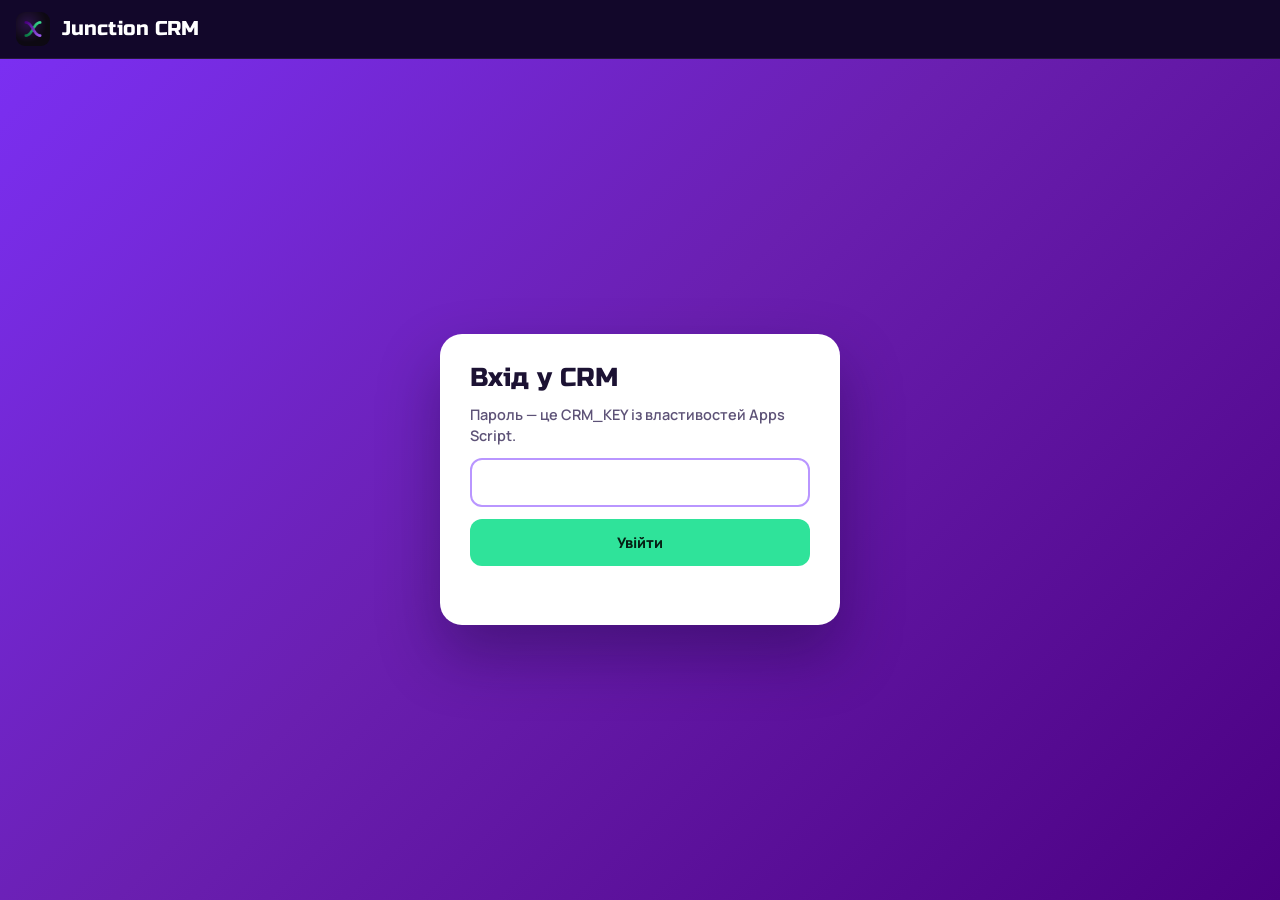
<file: crm.html>
<!doctype html>
<html lang="uk">
<head>
<meta charset="utf-8">
<meta name="viewport" content="width=device-width, initial-scale=1, viewport-fit=cover">
<meta name="robots" content="noindex, nofollow">
<title>Junction CRM</title>
<link rel="icon" href="img/logo.png">
<link href="https://fonts.googleapis.com/css2?family=Russo+One&family=Manrope:wght@500;600;700;800&display=swap" rel="stylesheet">
<style>
/* Layout: dark brand bar on top, stats strip, then a bright violet board with light columns (Trello-like).
   Each status owns one colour; cards stay white and quiet, the colour lives in the strip and the badge. */
:root {
  --night: #12072a; --night-2: #1d0e3f; --violet: #6a1fb0; --indigo: #4b0082; --lilac: #b996ff;
  --green: #2fe39a; --paper: #ffffff; --col: #f3eefc; --ink: #1c1233; --ink-2: #5d5277; --line: #e4dcf3;
  --s-new: #16c784; --s-contact: #3d8bff; --s-audit: #ff9f1c; --s-offer: #9b5cff; --s-won: #0fb37a; --s-lost: #ff5c7a;
  --font-display: "Russo One", "Arial Black", system-ui, sans-serif;
  --font-body: "Manrope", "Segoe UI", system-ui, sans-serif;
  color-scheme: light;
}
* { box-sizing: border-box; }
[hidden] { display: none !important; }
.visually { position: absolute; width: 1px; height: 1px; overflow: hidden; clip: rect(0 0 0 0); }
html, body { height: 100%; }
body { margin: 0; background: var(--night); color: var(--ink); font: 600 14.5px/1.45 var(--font-body); display: flex; flex-direction: column; }
:focus-visible { outline: 3px solid var(--green); outline-offset: 2px; }
button { font: inherit; cursor: pointer; }
.px { padding-left: max(16px, env(safe-area-inset-left, 0px)); padding-right: max(16px, env(safe-area-inset-right, 0px)); }

/* top bar */
.bar { color: #fff; display: flex; align-items: center; gap: 12px; flex-wrap: wrap; padding-block: 12px; border-bottom: 1px solid rgba(255,255,255,.08); }
.bar img { width: 34px; height: 34px; border-radius: 9px; }
.bar h1 { margin: 0; font: 400 20px/1 var(--font-display); }
.bar .upd { color: #b9aed6; font-size: 12.5px; font-weight: 600; }
.bar .grow { flex: 1; }
.seg { display: inline-flex; background: rgba(255,255,255,.08); border-radius: 12px; padding: 4px; }
.seg button { border: 0; background: transparent; color: #d9cff2; padding: 8px 14px; border-radius: 9px; font-weight: 800; font-size: 13.5px; }
.seg button[aria-pressed="true"] { background: #fff; color: var(--indigo); }
.search { width: 240px; max-width: 100%; border: 0; border-radius: 12px; padding: 10px 14px; font: 600 14px var(--font-body); background: rgba(255,255,255,.1); color: #fff; }
.search::placeholder { color: #b9aed6; }
.ghost { border: 0; border-radius: 12px; padding: 10px 14px; background: rgba(255,255,255,.1); color: #fff; font-weight: 800; font-size: 13.5px; }
.ghost:hover { background: rgba(255,255,255,.18); }
@media (max-width: 700px) { .search { order: 9; width: 100%; } }

/* stats */
.stats { display: grid; grid-template-columns: repeat(5, minmax(0, 1fr)); gap: 12px; padding-block: 14px; }
.stat { background: var(--night-2); border-radius: 16px; padding: 14px 16px; color: #fff; display: grid; gap: 2px; }
.stat span { color: #b9aed6; font-size: 12.5px; font-weight: 700; }
.stat b { font: 400 28px/1.1 var(--font-display); font-variant-numeric: tabular-nums; }
.stat.hl b { color: var(--green); }
@media (max-width: 760px) { .stats { grid-template-columns: repeat(2, minmax(0, 1fr)); } .stat:last-child { grid-column: 1 / -1; } }

/* board area */
.stage { flex: 1; min-height: 0; background: linear-gradient(135deg, #7b2ff2 0%, var(--violet) 45%, var(--indigo) 100%); border-radius: 22px 22px 0 0; padding-top: 16px; padding-bottom: 24px; overflow: auto; }
.board { display: flex; gap: 14px; align-items: flex-start; min-height: 100%; }
.col { flex: 1 0 200px; min-width: 0; background: var(--col); border-radius: 16px; display: flex; flex-direction: column; max-height: calc(100vh - 230px); min-height: 120px; transition: box-shadow .15s ease, transform .15s ease; }
@media (max-width: 760px) { .stage { scroll-snap-type: x mandatory; } .col { flex: 0 0 84%; scroll-snap-align: start; } }
.col.over { box-shadow: 0 0 0 3px var(--green), 0 12px 30px rgba(0,0,0,.25); transform: translateY(-2px); }
.col-head { display: flex; align-items: center; gap: 8px; padding: 14px 14px 10px; font-weight: 800; }
.col-head .dot { width: 10px; height: 10px; border-radius: 50%; background: var(--c); box-shadow: 0 0 0 4px color-mix(in srgb, var(--c) 22%, transparent); }
.col-head .n { margin-left: auto; background: #fff; color: var(--ink-2); font-size: 12px; padding: 2px 9px; border-radius: 999px; font-variant-numeric: tabular-nums; }
.col-body { padding: 0 10px 12px; overflow-y: auto; display: grid; gap: 9px; align-content: start; }
.col-empty { border: 2px dashed var(--line); border-radius: 12px; padding: 16px; text-align: center; color: #9c92b3; font-size: 13px; font-weight: 700; }

.card { position: relative; background: var(--paper); border-radius: 12px; padding: 12px 12px 11px 15px; box-shadow: 0 1px 2px rgba(28,18,51,.08), 0 2px 8px rgba(28,18,51,.06);
  cursor: grab; display: grid; gap: 6px; text-align: left; border: 0; width: 100%; color: var(--ink); overflow: hidden; transition: transform .12s ease, box-shadow .12s ease; }
.card::before { content: ""; position: absolute; left: 0; top: 0; bottom: 0; width: 4px; background: var(--c); }
.card:hover { transform: translateY(-1px); box-shadow: 0 6px 18px rgba(28,18,51,.14); }
.card.dragging { opacity: .45; }
.card .t { display: flex; justify-content: space-between; gap: 8px; align-items: baseline; }
.card .name { font-weight: 800; font-size: 15px; overflow-wrap: anywhere; }
.card .ago { font-size: 12px; color: #9c92b3; white-space: nowrap; }
.card .biz { color: var(--ink-2); font-size: 13.5px; overflow-wrap: anywhere; }
.tags { display: flex; flex-wrap: wrap; gap: 6px; }
.tag { font-size: 11.5px; font-weight: 800; padding: 3px 8px; border-radius: 999px; background: #f1ecfb; color: var(--indigo); max-width: 100%; overflow: hidden; text-overflow: ellipsis; white-space: nowrap; }
.tag.src { background: #e6fbf2; color: #0d7d55; }
.card { cursor: grab; }
.x-del { position: absolute; top: 8px; right: 8px; width: 26px; height: 26px; border: 0; border-radius: 8px; background: #f6f2fd; color: #9c92b3; font-size: 12px; font-weight: 800; opacity: 0; transition: opacity .12s ease, background .12s ease, color .12s ease; }
.card:hover .x-del, .card:focus-within .x-del { opacity: 1; }
.x-del:hover { background: #ffe3ea; color: #d1284d; }
@media (hover: none) { .x-del { opacity: 1; } }
.card:hover .ago, .card:focus-within .ago { visibility: hidden; }
.card.confirm { cursor: default; background: #fff5f7; }
.confirm-row { display: flex; gap: 8px; flex-wrap: wrap; margin-top: 4px; }
.btn-del { border: 0; background: #e8335a; color: #fff; font-weight: 800; padding: 8px 12px; border-radius: 10px; }
.btn-no { border: 0; background: #f1ecfb; color: var(--ink); font-weight: 800; padding: 8px 12px; border-radius: 10px; }
.btn-del-outline { border: 2px solid #ffd0db; background: #fff; color: #d1284d; font-weight: 800; padding: 9px 14px; border-radius: 12px; }
.danger { border-top: 1px solid var(--line); padding-top: 16px; }
.danger p { margin: 0 0 8px; color: var(--ink-2); font-size: 14px; }
.card .note { font-size: 12.5px; color: var(--ink-2); display: flex; gap: 6px; }
.card .note::before { content: "💬"; }

/* table */
.tablewrap { background: #fff; border-radius: 16px; overflow-x: auto; }
table { width: 100%; border-collapse: collapse; min-width: 860px; }
th, td { text-align: left; padding: 12px 14px; border-bottom: 1px solid var(--line); vertical-align: top; }
th { font-size: 12px; text-transform: uppercase; letter-spacing: .06em; color: var(--ink-2); background: #faf8ff; position: sticky; top: 0; }
th button { border: 0; background: none; font: inherit; color: inherit; text-transform: inherit; letter-spacing: inherit; padding: 0; }
th button::after { content: " ↕"; opacity: .4; }
th button[data-dir="asc"]::after { content: " ↑"; opacity: 1; }
th button[data-dir="desc"]::after { content: " ↓"; opacity: 1; }
tbody tr { cursor: pointer; }
tbody tr:hover { background: #faf7ff; }
td .muted { color: var(--ink-2); font-size: 13px; }
.badge { display: inline-flex; align-items: center; gap: 6px; font-size: 12.5px; font-weight: 800; padding: 5px 10px; border-radius: 999px; color: var(--c); background: color-mix(in srgb, var(--c) 14%, #fff); white-space: nowrap; }
.badge::before { content: ""; width: 7px; height: 7px; border-radius: 50%; background: var(--c); }

/* drawer */
.scrim { position: fixed; inset: 0; background: rgba(18,7,42,.45); z-index: 40; }
.drawer { position: fixed; top: 0; right: 0; bottom: 0; width: min(440px, 100%); background: #fff; z-index: 41; display: flex; flex-direction: column;
  box-shadow: -20px 0 50px rgba(18,7,42,.3); padding-top: env(safe-area-inset-top, 0px); padding-bottom: env(safe-area-inset-bottom, 0px); padding-right: env(safe-area-inset-right, 0px); }
.d-head { padding: 22px 22px 16px; border-bottom: 1px solid var(--line); display: grid; gap: 6px; position: relative; }
.d-head::before { content: ""; position: absolute; left: 0; right: 0; top: 0; height: 5px; background: var(--c); }
.d-head h2 { margin: 0; font: 400 24px/1.15 var(--font-display); padding-right: 40px; overflow-wrap: anywhere; }
.d-head .biz { color: var(--ink-2); font-weight: 700; }
.x { position: absolute; top: 18px; right: 16px; border: 0; background: #f1ecfb; width: 36px; height: 36px; border-radius: 10px; font-size: 18px; color: var(--ink); }
.d-body { padding: 18px 22px 24px; overflow-y: auto; display: grid; gap: 18px; align-content: start; }
.d-sec h3 { margin: 0 0 8px; font-size: 12px; text-transform: uppercase; letter-spacing: .07em; color: var(--ink-2); }
.pills { display: flex; flex-wrap: wrap; gap: 8px; }
.pill { border: 2px solid color-mix(in srgb, var(--c) 35%, #fff); background: #fff; color: var(--ink); padding: 7px 12px; border-radius: 999px; font-weight: 800; font-size: 13px; }
.pill[aria-pressed="true"] { background: var(--c); border-color: var(--c); color: #fff; }
dl.info { margin: 0; display: grid; grid-template-columns: 120px 1fr; gap: 9px 12px; font-size: 14px; }
dl.info dt { color: var(--ink-2); font-weight: 700; }
dl.info dd { margin: 0; overflow-wrap: anywhere; }
dl.info a { color: var(--violet); font-weight: 800; }
.copy { border: 0; background: #f1ecfb; color: var(--indigo); font-size: 12px; font-weight: 800; border-radius: 8px; padding: 3px 8px; margin-left: 6px; }
.pain { background: #faf7ff; border-radius: 12px; padding: 12px; font-size: 14px; overflow-wrap: anywhere; }
textarea { width: 100%; min-height: 110px; resize: vertical; font: 600 14px/1.5 var(--font-body); color: var(--ink); border: 2px solid var(--line); border-radius: 12px; padding: 12px; }
textarea:focus { outline: none; border-color: var(--lilac); }
.save { border: 0; background: var(--green); color: #062014; font-weight: 800; padding: 11px 16px; border-radius: 12px; }
.status-msg { font-size: 13px; font-weight: 700; color: #0d7d55; min-height: 1.3em; }
.status-msg.err { color: #d1284d; }

/* login */
.login-wrap { flex: 1; display: grid; place-items: center; padding-block: 40px; background: linear-gradient(135deg, #7b2ff2 0%, var(--violet) 45%, var(--indigo) 100%); }
.login { width: min(400px, 100%); background: #fff; border-radius: 22px; padding: 30px; display: grid; gap: 12px; box-shadow: 0 30px 60px rgba(18,7,42,.35); }
.login h2 { margin: 0; font: 400 26px/1.1 var(--font-display); }
.login p { margin: 0; color: var(--ink-2); font-weight: 600; }
.login input { width: 100%; border: 2px solid var(--line); border-radius: 12px; padding: 12px 14px; font: 600 15px var(--font-body); }
.login input:focus { outline: none; border-color: var(--lilac); }
.login .save { width: 100%; padding: 13px; }
.toast { position: fixed; left: 50%; bottom: max(20px, env(safe-area-inset-bottom, 0px)); transform: translateX(-50%); background: var(--night); color: #fff; padding: 11px 16px; border-radius: 12px; font-weight: 700; z-index: 60; box-shadow: 0 10px 30px rgba(0,0,0,.3); }
@media (prefers-reduced-motion: reduce) { .card, .col { transition: none; } }
</style>
</head>
<body>
<header class="bar px">
  <img src="img/logo.png" alt="">
  <h1>Junction CRM</h1>
  <span class="upd" id="updated"></span>
  <span class="grow"></span>
  <div class="seg" id="views" role="group" aria-label="Вигляд" hidden>
    <button type="button" data-view="board" aria-pressed="true">Канбан</button>
    <button type="button" data-view="table" aria-pressed="false">Таблиця</button>
  </div>
  <input class="search" id="search" type="search" placeholder="Пошук: ім'я, бізнес, контакт" hidden>
  <button class="ghost" id="refresh" type="button" hidden>Оновити</button>
  <button class="ghost" id="logout" type="button" hidden>Вийти</button>
</header>

<div class="login-wrap px" id="loginWrap">
  <form class="login" id="login">
    <h2>Вхід у CRM</h2>
    <p>Пароль — це CRM_KEY із властивостей Apps Script.</p>
    <label for="pass" class="visually">Пароль</label>
    <input id="pass" type="password" autocomplete="current-password" required>
    <button class="save" type="submit">Увійти</button>
    <p class="status-msg err" id="loginErr" role="alert"></p>
  </form>
</div>

<section class="stats px" id="stats" hidden></section>
<main class="stage px" id="stage" hidden>
  <div class="board" id="board"></div>
  <div class="tablewrap" id="tableWrap" hidden></div>
</main>

<div class="scrim" id="scrim" hidden></div>
<aside class="drawer" id="drawer" hidden aria-modal="true" role="dialog" aria-labelledby="dName"></aside>
<div class="toast" id="toast" hidden role="status"></div>

<script src="config.js"></script>
<script>
(function () {
  var API = window.JUNCTION_ENDPOINT || "";
  var KEY = ""; try { KEY = sessionStorage.getItem("jcrm") || ""; } catch (e) {}
  var STATUSES = ["Нова", "Зв'язались", "Розбір", "Пропозиція", "Клієнт", "Відмова"];
  var COLORS = { "Нова": "var(--s-new)", "Зв'язались": "var(--s-contact)", "Розбір": "var(--s-audit)", "Пропозиція": "var(--s-offer)", "Клієнт": "var(--s-won)", "Відмова": "var(--s-lost)" };
  var IN_WORK = ["Зв'язались", "Розбір", "Пропозиція"];
  var confirmId = null, leads = [], query = "", view = "board", sort = { key: "date", dir: "desc" }, openId = null;
  try { view = localStorage.getItem("jcrm-view") || "board"; } catch (e) {}
  var $ = function (id) { return document.getElementById(id); };
  var col = function (s) { return COLORS[s] || "var(--lilac)"; };

  function call(params) {
    var q = new URLSearchParams(params); q.set("key", KEY);
    return fetch(API + "?" + q.toString()).then(function (r) { return r.json(); });
  }
  function esc(s) { return String(s == null ? "" : s).replace(/[&<>"]/g, function (c) { return { "&": "&amp;", "<": "&lt;", ">": "&gt;", '"': "&quot;" }[c]; }); }
  function ago(iso) {
    var d = new Date(iso); if (isNaN(d)) return "";
    var m = Math.round((Date.now() - d) / 60000);
    if (m < 1) return "щойно"; if (m < 60) return m + " хв"; var h = Math.round(m / 60); if (h < 24) return h + " год";
    var days = Math.round(h / 24); return days < 30 ? days + " дн" : d.toLocaleDateString("uk-UA");
  }
  function fullDate(iso) { var d = new Date(iso); return isNaN(d) ? esc(iso) : d.toLocaleString("uk-UA", { day: "2-digit", month: "2-digit", year: "numeric", hour: "2-digit", minute: "2-digit" }); }
  function source(u) {
    u = String(u || "direct"); if (u === "direct") return "напряму";
    var m = /utm_source=([^&]+)/.exec(u); return m ? decodeURIComponent(m[1]) : u;
  }
  function contactHtml(c) {
    c = String(c || "").trim(); if (!c) return "—";
    if (/^@[\w.]{3,}$/.test(c)) return '<a href="https://t.me/' + esc(c.slice(1)) + '" target="_blank" rel="noopener">' + esc(c) + "</a>";
    return esc(c);
  }
  function linkHtml(l) {
    l = String(l || "").trim(); if (!l) return "—";
    if (/^@[\w.]{2,}$/.test(l)) return '<a href="https://www.instagram.com/' + esc(l.slice(1)) + '/" target="_blank" rel="noopener">' + esc(l) + "</a>";
    if (/^https?:\/\//.test(l)) return '<a href="' + esc(l) + '" target="_blank" rel="noopener">' + esc(l.replace(/^https?:\/\//, "")) + "</a>";
    return esc(l);
  }
  function toast(t) { var el = $("toast"); el.textContent = t; el.hidden = false; clearTimeout(toast.h); toast.h = setTimeout(function () { el.hidden = true; }, 2200); }

  /* ---------- data ---------- */
  function load() {
    if (!API) { showLogin("Не вказано адресу Apps Script у config.js."); return; }
    $("refresh").disabled = true;
    call({ action: "list" }).then(function (r) {
      if (!r.ok) { showLogin(r.error === "auth" ? "Неправильний пароль." : "Помилка: " + r.error); return; }
      leads = r.leads || []; if (r.statuses) STATUSES = r.statuses;
      showApp(); render();
      $("updated").textContent = "оновлено о " + new Date().toLocaleTimeString("uk-UA", { hour: "2-digit", minute: "2-digit" });
    }).catch(function () { showLogin("Не вдалося з'єднатися з Apps Script. Перевір адресу в config.js."); })
      .finally(function () { $("refresh").disabled = false; });
  }
  function update(id, params) {
    var l = leads.find(function (x) { return x.id === id; }); if (!l) return Promise.resolve(false);
    var prev = { status: l.status, comment: l.comment };
    if (params.status) l.status = params.status;
    if (params.comment !== undefined) l.comment = params.comment;
    render(); if (openId === id) openDrawer(id);
    params.action = "update"; params.id = id;
    return call(params).then(function (r) { if (!r.ok) throw 0; return true; }).catch(function () {
      l.status = prev.status; l.comment = prev.comment; render(); if (openId === id) openDrawer(id);
      toast("Не вдалося зберегти. Спробуй ще раз."); return false;
    });
  }

  function removeLead(id) {
    var i = leads.findIndex(function (x) { return x.id === id; }); if (i < 0) return;
    var gone = leads.splice(i, 1)[0];
    confirmId = null; if (openId === id) closeDrawer(); render();
    call({ action: "delete", id: id }).then(function (r) {
      if (!r.ok) throw 0; toast("Заявку «" + gone.name + "» видалено");
    }).catch(function () { leads.splice(i, 0, gone); render(); toast("Не вдалося видалити. Онови Apps Script до нової версії."); });
  }

  /* ---------- views ---------- */
  function showLogin(msg) {
    $("loginWrap").hidden = false; ["stats", "stage", "views", "search", "refresh", "logout"].forEach(function (i) { $(i).hidden = true; });
    $("loginErr").textContent = msg || ""; $("pass").focus();
  }
  function showApp() { $("loginWrap").hidden = true; ["stats", "stage", "views", "search", "refresh", "logout"].forEach(function (i) { $(i).hidden = false; }); }
  function filtered() {
    var q = query.toLowerCase();
    return leads.filter(function (l) { return !q || [l.name, l.business, l.contact, l.link, l.service, l.utm, l.comment].join(" ").toLowerCase().indexOf(q) >= 0; });
  }
  function render() {
    var list = filtered();
    var n = function (f) { return list.filter(f).length; };
    var won = n(function (l) { return l.status === "Клієнт"; });
    $("stats").innerHTML =
      stat("Усього заявок", list.length) + stat("Нові", n(function (l) { return l.status === "Нова"; }), true) +
      stat("У роботі", n(function (l) { return IN_WORK.indexOf(l.status) >= 0; })) + stat("Клієнти", won, true) +
      stat("Конверсія в клієнта", (list.length ? Math.round(won / list.length * 100) : 0) + "%");
    document.querySelectorAll("#views button").forEach(function (b) { b.setAttribute("aria-pressed", String(b.dataset.view === view)); });
    $("board").hidden = view !== "board"; $("tableWrap").hidden = view !== "table";
    if (view === "board") renderBoard(list); else renderTable(list);
  }
  function stat(label, value, hl) { return '<div class="stat' + (hl ? " hl" : "") + '"><span>' + label + "</span><b>" + value + "</b></div>"; }

  function renderBoard(list) {
    $("board").innerHTML = STATUSES.map(function (s) {
      var items = list.filter(function (l) { return l.status === s; });
      return '<section class="col" data-status="' + esc(s) + '" style="--c:' + col(s) + '">' +
        '<div class="col-head"><span class="dot"></span>' + esc(s) + '<span class="n">' + items.length + "</span></div>" +
        '<div class="col-body">' + (items.length ? items.map(card).join("") : '<div class="col-empty">Перетягніть сюди</div>') + "</div></section>";
    }).join("");
  }
  function card(l) {
    if (confirmId === l.id) return '<article class="card confirm" data-id="' + esc(l.id) + '" style="--c:var(--s-lost)">' +
      '<span class="name">Видалити заявку «' + esc(l.name) + '»?</span><span class="biz">Її не можна буде повернути.</span>' +
      '<span class="confirm-row"><button type="button" class="btn-del" data-act="del-yes">Видалити</button><button type="button" class="btn-no" data-act="del-no">Скасувати</button></span></article>';
    return '<article class="card" tabindex="0" draggable="true" data-id="' + esc(l.id) + '" style="--c:' + col(l.status) + '">' +
      '<button type="button" class="x-del" data-act="del-ask" aria-label="Видалити заявку ' + esc(l.name) + '" title="Видалити">✕</button>' +
      '<span class="t"><span class="name">' + esc(l.name) + '</span><span class="ago">' + ago(l.date) + "</span></span>" +
      (l.business ? '<span class="biz">' + esc(l.business) + "</span>" : "") +
      '<span class="tags">' + (l.service ? '<span class="tag">' + esc(l.service) + "</span>" : "") + '<span class="tag src">' + esc(source(l.utm)) + "</span></span>" +
      (l.comment ? '<span class="note">' + esc(String(l.comment).slice(0, 70)) + (String(l.comment).length > 70 ? "…" : "") + "</span>" : "") +
      "</article>";
  }
  function renderTable(list) {
    var k = sort.key, dir = sort.dir === "asc" ? 1 : -1;
    var rows = list.slice().sort(function (a, b) {
      var x = k === "status" ? STATUSES.indexOf(a.status) : String(a[k] || "").toLowerCase();
      var y = k === "status" ? STATUSES.indexOf(b.status) : String(b[k] || "").toLowerCase();
      return x < y ? -dir : x > y ? dir : 0;
    });
    var th = function (key, label) { return '<th><button type="button" data-sort="' + key + '"' + (sort.key === key ? ' data-dir="' + sort.dir + '"' : "") + ">" + label + "</button></th>"; };
    $("tableWrap").innerHTML = "<table><thead><tr>" + th("date", "Дата") + th("name", "Ім'я") + th("business", "Бізнес") + "<th>Контакт</th>" +
      th("service", "Послуга") + "<th>Джерело</th>" + th("status", "Статус") + "</tr></thead><tbody>" +
      (rows.length ? rows.map(function (l) {
        return '<tr data-id="' + esc(l.id) + '"><td><span class="muted">' + fullDate(l.date) + "</span></td><td><b>" + esc(l.name) + "</b></td><td>" + esc(l.business || "—") +
          "</td><td>" + contactHtml(l.contact) + "</td><td>" + esc(l.service || "—") + '</td><td><span class="muted">' + esc(source(l.utm)) +
          '</span></td><td><span class="badge" style="--c:' + col(l.status) + '">' + esc(l.status) + "</span></td></tr>";
      }).join("") : '<tr><td colspan="7" class="muted">Заявок поки немає</td></tr>') + "</tbody></table>";
  }

  /* ---------- drawer ---------- */
  function openDrawer(id) {
    var l = leads.find(function (x) { return x.id === id; }); if (!l) return;
    var keepComment = openId === id && $("dComment") ? $("dComment").value : null;
    openId = id;
    var d = $("drawer"); d.style.setProperty("--c", col(l.status));
    d.innerHTML = '<div class="d-head"><h2 id="dName">' + esc(l.name) + '</h2><div class="biz">' + esc(l.business || "") + '</div><span class="badge" style="--c:' + col(l.status) + '; justify-self:start">' + esc(l.status) + '</span>' +
      '<button type="button" class="x" id="dClose" aria-label="Закрити">✕</button></div>' +
      '<div class="d-body">' +
      '<div class="d-sec"><h3>Статус</h3><div class="pills">' + STATUSES.map(function (s) {
        return '<button type="button" class="pill" data-status="' + esc(s) + '" style="--c:' + col(s) + '" aria-pressed="' + (s === l.status) + '">' + esc(s) + "</button>"; }).join("") + "</div></div>" +
      '<div class="d-sec"><h3>Контакти</h3><dl class="info">' +
        "<dt>Контакт</dt><dd>" + contactHtml(l.contact) + (l.contact ? '<button type="button" class="copy" data-copy="' + esc(l.contact) + '">Копіювати</button>' : "") + "</dd>" +
        "<dt>Instagram / сайт</dt><dd>" + linkHtml(l.link) + "</dd>" +
        "<dt>Послуга</dt><dd>" + esc(l.service || "—") + "</dd>" +
        "<dt>Джерело</dt><dd>" + esc(source(l.utm)) + (l.utm && l.utm !== "direct" ? '<br><span style="color:var(--ink-2);font-size:12.5px">' + esc(l.utm) + "</span>" : "") + "</dd>" +
        "<dt>Дата</dt><dd>" + fullDate(l.date) + "</dd></dl></div>" +
      (l.pain ? '<div class="d-sec"><h3>Що болить</h3><div class="pain">' + esc(l.pain) + "</div></div>" : "") +
      '<div class="d-sec"><h3>Коментар</h3><textarea id="dComment" placeholder="Про що домовились, коли написати знову">' + esc(keepComment != null ? keepComment : l.comment) + '</textarea>' +
      '<div style="display:flex;gap:12px;align-items:center;margin-top:10px"><button type="button" class="save" id="dSave">Зберегти коментар</button><span class="status-msg" id="dMsg" role="status"></span></div></div>' +
      '<div class="d-sec danger"><button type="button" class="btn-del-outline" id="dDel">✕ Видалити заявку</button>' +
      '<div id="dDelBox" hidden><p>Видалити заявку «' + esc(l.name) + '» назавжди? Рядок зникне і з Google-таблиці.</p>' +
      '<span class="confirm-row"><button type="button" class="btn-del" id="dDelYes">Так, видалити</button><button type="button" class="btn-no" id="dDelNo">Скасувати</button></span></div></div>' +
      "</div>";
    d.hidden = false; $("scrim").hidden = false;
  }
  function closeDrawer() { openId = null; $("drawer").hidden = true; $("scrim").hidden = true; }

  /* ---------- events ---------- */
  $("board").addEventListener("click", function (e) {
    var c = e.target.closest(".card"); if (!c) return;
    var act = e.target.closest("[data-act]"); act = act && act.dataset.act;
    if (act === "del-ask") { confirmId = c.dataset.id; render(); var y = document.querySelector('.card.confirm [data-act="del-no"]'); if (y) y.focus(); return; }
    if (act === "del-no") { confirmId = null; render(); return; }
    if (act === "del-yes") { removeLead(c.dataset.id); return; }
    if (!c.classList.contains("confirm")) openDrawer(c.dataset.id);
  });
  $("board").addEventListener("keydown", function (e) {
    var c = e.target.classList && e.target.classList.contains("card") ? e.target : null;
    if (c && (e.key === "Enter" || e.key === " ")) { e.preventDefault(); openDrawer(c.dataset.id); }
  });
  $("tableWrap").addEventListener("click", function (e) {
    var s = e.target.closest("[data-sort]");
    if (s) { var k = s.dataset.sort; sort = { key: k, dir: sort.key === k && sort.dir === "asc" ? "desc" : "asc" }; render(); return; }
    if (e.target.closest("a")) return;
    var tr = e.target.closest("tr[data-id]"); if (tr) openDrawer(tr.dataset.id);
  });
  // drag & drop between columns changes the status
  var dragId = null;
  $("board").addEventListener("dragstart", function (e) { var c = e.target.closest(".card"); if (!c) return; dragId = c.dataset.id; c.classList.add("dragging"); e.dataTransfer.effectAllowed = "move"; try { e.dataTransfer.setData("text/plain", dragId); } catch (x) {} });
  $("board").addEventListener("dragend", function (e) { var c = e.target.closest(".card"); if (c) c.classList.remove("dragging"); document.querySelectorAll(".col.over").forEach(function (x) { x.classList.remove("over"); }); });
  $("board").addEventListener("dragover", function (e) { var c = e.target.closest(".col"); if (!c || !dragId) return; e.preventDefault(); document.querySelectorAll(".col.over").forEach(function (x) { if (x !== c) x.classList.remove("over"); }); c.classList.add("over"); });
  $("board").addEventListener("drop", function (e) {
    var c = e.target.closest(".col"); if (!c || !dragId) return; e.preventDefault(); c.classList.remove("over");
    var id = dragId, s = c.dataset.status; dragId = null;
    var l = leads.find(function (x) { return x.id === id; });
    if (l && l.status !== s) update(id, { status: s }).then(function (ok) { if (ok) toast(l.name + " → " + s); });
  });
  $("drawer").addEventListener("click", function (e) {
    if (e.target.id === "dClose") return closeDrawer();
    if (e.target.id === "dDel") { $("dDelBox").hidden = false; e.target.hidden = true; return; }
    if (e.target.id === "dDelNo") { $("dDelBox").hidden = true; $("dDel").hidden = false; return; }
    if (e.target.id === "dDelYes" && openId) { removeLead(openId); return; }
    var p = e.target.closest(".pill");
    if (p && openId) { var id = openId, s = p.dataset.status; update(id, { status: s }).then(function (ok) { if (ok) toast("Статус: " + s); }); return; }
    var cp = e.target.closest("[data-copy]");
    if (cp) { var t = cp.dataset.copy; (navigator.clipboard ? navigator.clipboard.writeText(t) : Promise.reject()).then(function () { toast("Скопійовано"); }).catch(function () { toast(t); }); return; }
    if (e.target.id === "dSave" && openId) {
      var msg = $("dMsg"); msg.className = "status-msg"; msg.textContent = "Зберігаю…";
      update(openId, { comment: $("dComment").value }).then(function (ok) { var m = $("dMsg"); if (m) { m.textContent = ok ? "Збережено" : "Не збереглося"; if (!ok) m.classList.add("err"); } });
    }
  });
  $("scrim").addEventListener("click", closeDrawer);
  document.addEventListener("keydown", function (e) { if (e.key === "Escape" && openId) closeDrawer(); });
  $("views").addEventListener("click", function (e) { var b = e.target.closest("[data-view]"); if (!b) return; view = b.dataset.view; try { localStorage.setItem("jcrm-view", view); } catch (x) {} render(); });
  $("search").addEventListener("input", function (e) { query = e.target.value; render(); });
  $("refresh").addEventListener("click", load);
  $("logout").addEventListener("click", function () { KEY = ""; try { sessionStorage.removeItem("jcrm"); } catch (e) {} closeDrawer(); showLogin(); });
  $("login").addEventListener("submit", function (e) {
    e.preventDefault(); KEY = $("pass").value.trim();
    try { sessionStorage.setItem("jcrm", KEY); } catch (err) {}
    $("loginErr").textContent = ""; load();
  });

  if (KEY) load(); else showLogin();
})();
</script>
</body>
</html>
</file>
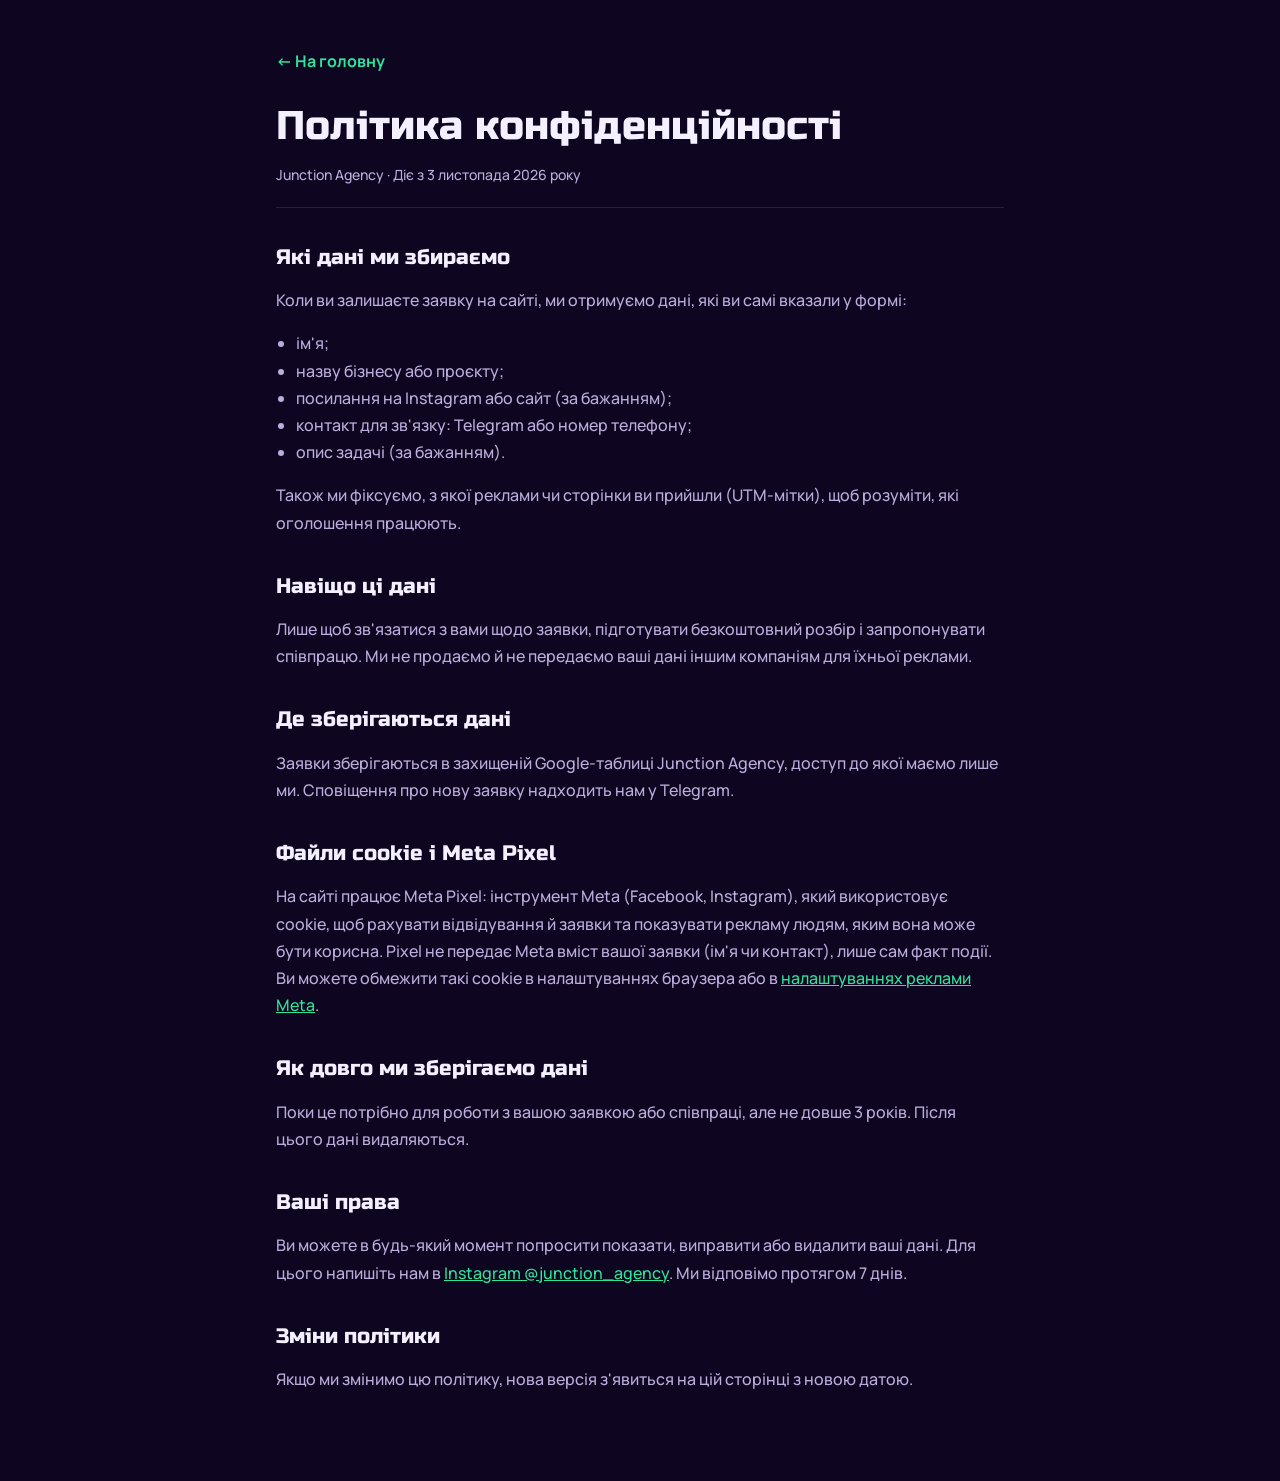
<file: privacy.html>
<!doctype html>
<html lang="uk">
<head>
<meta charset="utf-8">
<meta name="viewport" content="width=device-width, initial-scale=1, viewport-fit=cover">
<title>Політика конфіденційності — Junction Agency</title>
<link rel="icon" href="img/logo.png">
<link href="https://fonts.googleapis.com/css2?family=Russo+One&family=Manrope:wght@500;600;700&display=swap" rel="stylesheet">
<style>
:root { --bg: #0e0620; --ink: #f5f0ff; --muted: #bcaedc; --green: #2fe39a; --line: rgba(185,150,255,.16); color-scheme: dark; }
* { box-sizing: border-box; }
body { margin: 0; background: var(--bg); color: var(--ink); font: 500 16px/1.7 "Manrope", system-ui, sans-serif; }
.wrap { max-width: 760px; margin: 0 auto; padding-block: 48px 72px; padding-left: max(16px, env(safe-area-inset-left, 0px)); padding-right: max(16px, env(safe-area-inset-right, 0px)); }
a { color: var(--green); }
.back { display: inline-block; margin-bottom: 28px; text-decoration: none; font-weight: 700; }
h1 { font: 400 clamp(28px, 5vw, 40px)/1.15 "Russo One", "Arial Black", sans-serif; margin: 0 0 8px; }
h2 { font: 400 21px/1.3 "Russo One", "Arial Black", sans-serif; margin: 36px 0 10px; }
p, li { color: var(--muted); }
ul { padding-left: 20px; }
.date { color: var(--muted); font-size: 14px; border-bottom: 1px solid var(--line); padding-bottom: 20px; }
</style>
</head>
<body>
<main class="wrap">
  <a class="back" href="/">← На головну</a>
  <h1>Політика конфіденційності</h1>
  <p class="date">Junction Agency · Діє з 3 листопада 2026 року</p>

  <h2>Які дані ми збираємо</h2>
  <p>Коли ви залишаєте заявку на сайті, ми отримуємо дані, які ви самі вказали у формі:</p>
  <ul>
    <li>ім'я;</li>
    <li>назву бізнесу або проєкту;</li>
    <li>посилання на Instagram або сайт (за бажанням);</li>
    <li>контакт для зв'язку: Telegram або номер телефону;</li>
    <li>опис задачі (за бажанням).</li>
  </ul>
  <p>Також ми фіксуємо, з якої реклами чи сторінки ви прийшли (UTM-мітки), щоб розуміти, які оголошення працюють.</p>

  <h2>Навіщо ці дані</h2>
  <p>Лише щоб зв'язатися з вами щодо заявки, підготувати безкоштовний розбір і запропонувати співпрацю. Ми не продаємо й не передаємо ваші дані іншим компаніям для їхньої реклами.</p>

  <h2>Де зберігаються дані</h2>
  <p>Заявки зберігаються в захищеній Google-таблиці Junction Agency, доступ до якої маємо лише ми. Сповіщення про нову заявку надходить нам у Telegram.</p>

  <h2>Файли cookie і Meta Pixel</h2>
  <p>На сайті працює Meta Pixel: інструмент Meta (Facebook, Instagram), який використовує cookie, щоб рахувати відвідування й заявки та показувати рекламу людям, яким вона може бути корисна. Pixel не передає Meta вміст вашої заявки (ім'я чи контакт), лише сам факт події. Ви можете обмежити такі cookie в налаштуваннях браузера або в <a href="https://www.facebook.com/adpreferences" target="_blank" rel="noopener">налаштуваннях реклами Meta</a>.</p>

  <h2>Як довго ми зберігаємо дані</h2>
  <p>Поки це потрібно для роботи з вашою заявкою або співпраці, але не довше 3 років. Після цього дані видаляються.</p>

  <h2>Ваші права</h2>
  <p>Ви можете в будь-який момент попросити показати, виправити або видалити ваші дані. Для цього напишіть нам в <a href="https://www.instagram.com/junction_agency/" target="_blank" rel="noopener">Instagram @junction_agency</a>. Ми відповімо протягом 7 днів.</p>

  <h2>Зміни політики</h2>
  <p>Якщо ми змінимо цю політику, нова версія з'явиться на цій сторінці з новою датою.</p>
</main>
</body>
</html>
</file>
